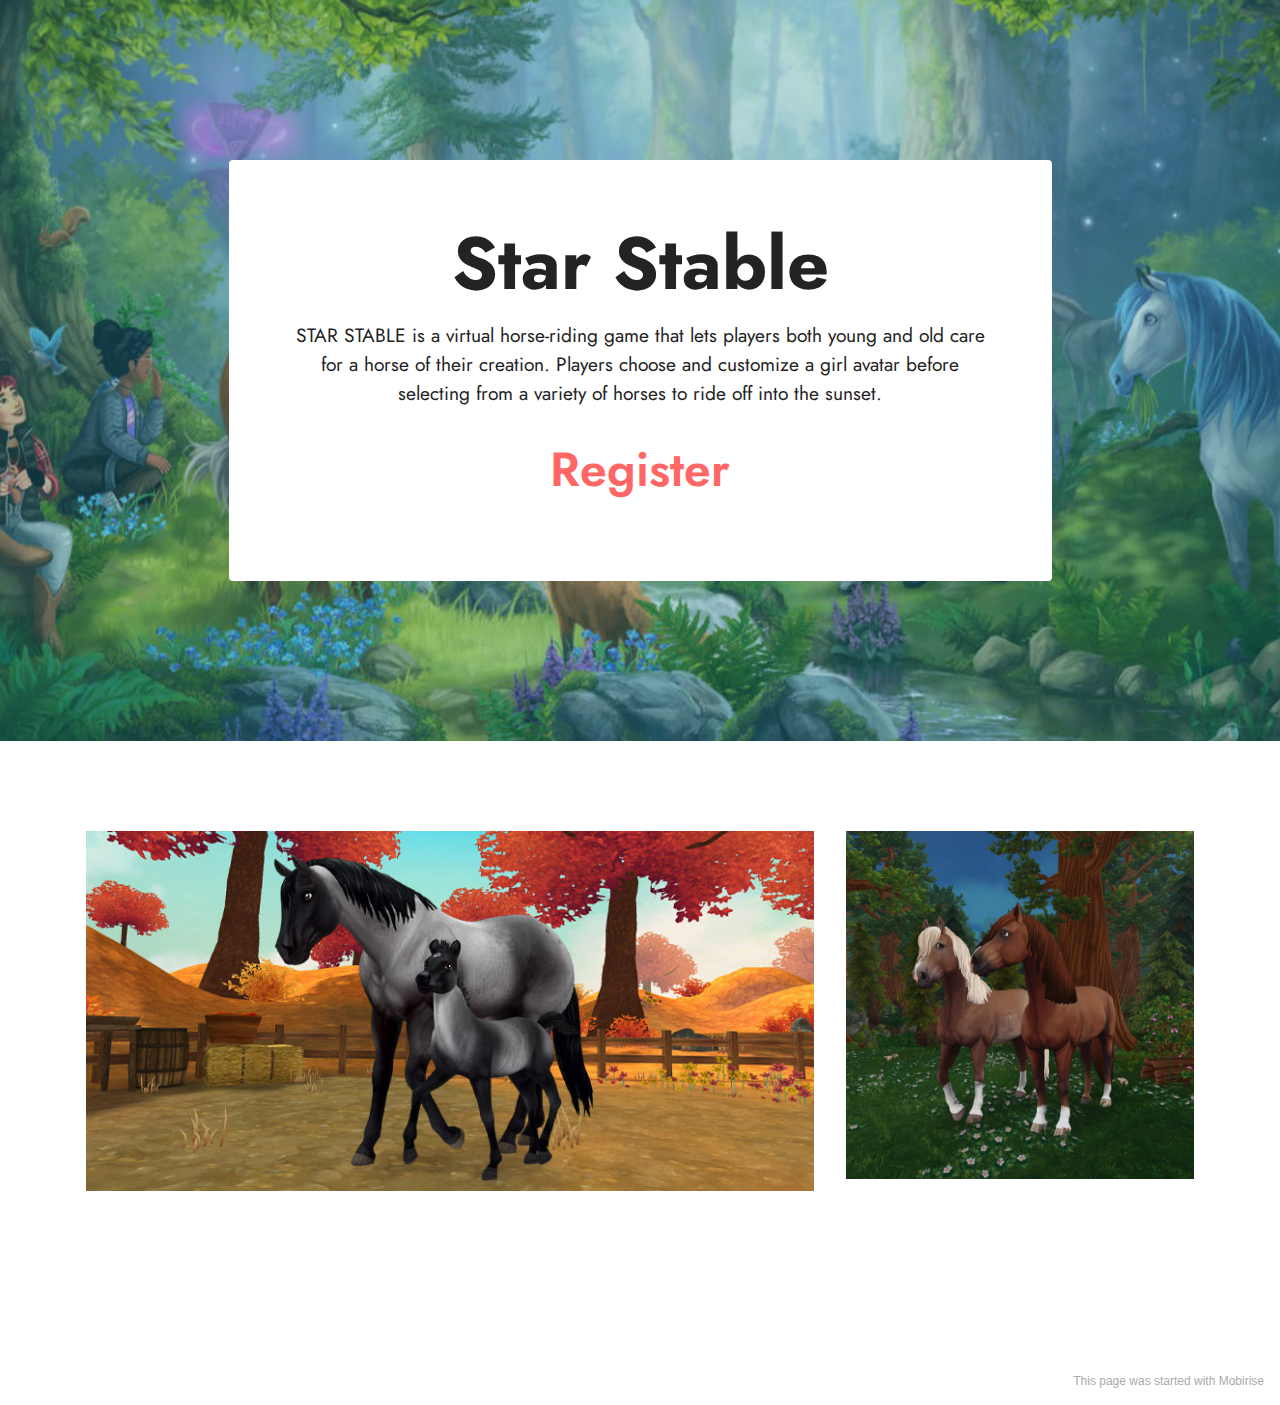
<file: index.html>
<!DOCTYPE html>
<html  >
<head>
  <!-- Site made with Mobirise Website Builder v5.4.1, https://mobirise.com -->
  <meta charset="UTF-8">
  <meta http-equiv="X-UA-Compatible" content="IE=edge">
  <meta name="generator" content="Mobirise v5.4.1, mobirise.com">
  <meta name="viewport" content="width=device-width, initial-scale=1, minimum-scale=1">
  <link rel="shortcut icon" href="assets/images/logo5.png" type="image/x-icon">
  <meta name="description" content="">
  
  
  <title>Home</title>
  <link rel="stylesheet" href="assets/bootstrap/css/bootstrap.min.css">
  <link rel="stylesheet" href="assets/bootstrap/css/bootstrap-grid.min.css">
  <link rel="stylesheet" href="assets/bootstrap/css/bootstrap-reboot.min.css">
  <link rel="stylesheet" href="assets/parallax/jarallax.css">
  <link rel="stylesheet" href="assets/theme/css/style.css">
  <link rel="preload" href="https://fonts.googleapis.com/css?family=Jost:100,200,300,400,500,600,700,800,900,100i,200i,300i,400i,500i,600i,700i,800i,900i&display=swap" as="style" onload="this.onload=null;this.rel='stylesheet'">
  <noscript><link rel="stylesheet" href="https://fonts.googleapis.com/css?family=Jost:100,200,300,400,500,600,700,800,900,100i,200i,300i,400i,500i,600i,700i,800i,900i&display=swap"></noscript>
  <link rel="preload" as="style" href="assets/mobirise/css/mbr-additional.css"><link rel="stylesheet" href="assets/mobirise/css/mbr-additional.css" type="text/css">
  
  
  
  
</head>
<body>
  
  <section data-bs-version="5.1" class="header12 cid-sQrUU5WxQ2 mbr-parallax-background" id="header12-0">

    

    <div class="mbr-overlay" style="opacity: 0.3; background-color: rgb(34, 153, 170);">
    </div>
    <div class="container">
        <div class="row justify-content-center">
            <div class="card col-12 col-md-12 col-lg-9">
                <div class="card-wrapper">
                    <div class="card-box align-center">
                        <h1 class="card-title mbr-fonts-style mb-3 display-1"><strong>Star Stable</strong></h1>
                        <p class="mbr-text mbr-fonts-style display-7">STAR STABLE is a virtual horse-riding game that lets players both young and old care for a horse of their creation. Players choose and customize a girl avatar before selecting from a variety of horses to ride off into the sunset.</p>
                        <div class="mbr-section-btn mt-3"><a class="btn btn-secondary-outline display-2" href="https://stvkr.com/v2/click-AeNW0-nomMaR-zQxL4-87e7f5b4?tl=1&">Register</a></div>
                    </div>
                </div>
            </div>
        </div>
    </div>
</section>

<section data-bs-version="5.1" class="image6 cid-sQrVuXqpmI" id="image6-2">
    
    
    
    
    <div class="container">
        <div class="row">
            <div class="col-12 col-md-12">
                <div class="row">
                    <div class="col-12 col-lg-8">
                        <div class="img-item mb-3">
                            <img src="assets/images/sshaqh-754x373.jpg" alt="">
                            
                        </div>
                    </div>
                    <div class="col-12 col-lg">
                        <div class="img-item mb-3">
                            <img src="assets/images/157457398-522013242526615-4345402615645237021-n-816x816.jpg" alt="">
                            
                        </div>
                    </div>
                </div>
            </div>
        </div>
    </div>
</section><section style="background-color: #fff; font-family: -apple-system, BlinkMacSystemFont, 'Segoe UI', 'Roboto', 'Helvetica Neue', Arial, sans-serif; color:#aaa; font-size:12px; padding: 0; align-items: center; display: flex;"><a href="https://mobirise.site/k" style="flex: 1 1; height: 3rem; padding-left: 1rem;"></a><p style="flex: 0 0 auto; margin:0; padding-right:1rem;"><a href="https://mobirise.site/d" style="color:#aaa;">This page</a> was started with Mobirise</p></section><script src="assets/bootstrap/js/bootstrap.bundle.min.js"></script>  <script src="assets/parallax/jarallax.js"></script>  <script src="assets/smoothscroll/smooth-scroll.js"></script>  <script src="assets/ytplayer/index.js"></script>  <script src="assets/theme/js/script.js"></script>  
  
  
</body>
</html>
</file>
<file: assets/parallax/jarallax.css>
.jarallax {
    position: relative;
    z-index: 0;
}
.jarallax > .jarallax-img {
    position: absolute;
    object-fit: cover;
    /* support for plugin https://github.com/bfred-it/object-fit-images */
    font-family: 'object-fit: cover;';
    top: 0;
    left: 0;
    width: 100%;
    height: 100%;
    z-index: -1;
}
</file>
<file: assets/theme/css/style.css>
@charset "UTF-8";
section {
  background-color: #ffffff;
}

body {
  font-style: normal;
  line-height: 1.5;
  font-weight: 400;
  color: #232323;
  position: relative;
}

button {
  background-color: transparent;
  border-color: transparent;
}

section,
.container,
.container-fluid {
  position: relative;
  word-wrap: break-word;
}

a.mbr-iconfont:hover {
  text-decoration: none;
}

.article .lead p,
.article .lead ul,
.article .lead ol,
.article .lead pre,
.article .lead blockquote {
  margin-bottom: 0;
}

a {
  font-style: normal;
  font-weight: 400;
  cursor: pointer;
}
a, a:hover {
  text-decoration: none;
}

.mbr-section-title {
  font-style: normal;
  line-height: 1.3;
}

.mbr-section-subtitle {
  line-height: 1.3;
}

.mbr-text {
  font-style: normal;
  line-height: 1.7;
}

h1,
h2,
h3,
h4,
h5,
h6,
.display-1,
.display-2,
.display-4,
.display-5,
.display-7,
span,
p,
a {
  line-height: 1;
  word-break: break-word;
  word-wrap: break-word;
  font-weight: 400;
}

b,
strong {
  font-weight: bold;
}

input:-webkit-autofill, input:-webkit-autofill:hover, input:-webkit-autofill:focus, input:-webkit-autofill:active {
  transition-delay: 9999s;
  -webkit-transition-property: background-color, color;
  transition-property: background-color, color;
}

textarea[type=hidden] {
  display: none;
}

section {
  background-position: 50% 50%;
  background-repeat: no-repeat;
  background-size: cover;
}
section .mbr-background-video,
section .mbr-background-video-preview {
  position: absolute;
  bottom: 0;
  left: 0;
  right: 0;
  top: 0;
}

.hidden {
  visibility: hidden;
}

.mbr-z-index20 {
  z-index: 20;
}

/*! Base colors */
.mbr-white {
  color: #ffffff;
}

.mbr-black {
  color: #111111;
}

.mbr-bg-white {
  background-color: #ffffff;
}

.mbr-bg-black {
  background-color: #000000;
}

/*! Text-aligns */
.align-left {
  text-align: left;
}

.align-center {
  text-align: center;
}

.align-right {
  text-align: right;
}

/*! Font-weight  */
.mbr-light {
  font-weight: 300;
}

.mbr-regular {
  font-weight: 400;
}

.mbr-semibold {
  font-weight: 500;
}

.mbr-bold {
  font-weight: 700;
}

/*! Media  */
.media-content {
  flex-basis: 100%;
}

.media-container-row {
  display: flex;
  flex-direction: row;
  flex-wrap: wrap;
  justify-content: center;
  align-content: center;
  align-items: start;
}
.media-container-row .media-size-item {
  width: 400px;
}

.media-container-column {
  display: flex;
  flex-direction: column;
  flex-wrap: wrap;
  justify-content: center;
  align-content: center;
  align-items: stretch;
}
.media-container-column > * {
  width: 100%;
}

@media (min-width: 992px) {
  .media-container-row {
    flex-wrap: nowrap;
  }
}
figure {
  margin-bottom: 0;
  overflow: hidden;
}

figure[mbr-media-size] {
  transition: width 0.1s;
}

img,
iframe {
  display: block;
  width: 100%;
}

.card {
  background-color: transparent;
  border: none;
}

.card-box {
  width: 100%;
}

.card-img {
  text-align: center;
  flex-shrink: 0;
  -webkit-flex-shrink: 0;
}

.media {
  max-width: 100%;
  margin: 0 auto;
}

.mbr-figure {
  align-self: center;
}

.media-container > div {
  max-width: 100%;
}

.mbr-figure img,
.card-img img {
  width: 100%;
}

@media (max-width: 991px) {
  .media-size-item {
    width: auto !important;
  }

  .media {
    width: auto;
  }

  .mbr-figure {
    width: 100% !important;
  }
}
/*! Buttons */
.mbr-section-btn {
  margin-left: -0.6rem;
  margin-right: -0.6rem;
  font-size: 0;
}

.btn {
  font-weight: 600;
  border-width: 1px;
  font-style: normal;
  margin: 0.6rem 0.6rem;
  white-space: normal;
  transition: all 0.2s ease-in-out;
  display: inline-flex;
  align-items: center;
  justify-content: center;
  word-break: break-word;
}

.btn-sm {
  font-weight: 600;
  letter-spacing: 0px;
  transition: all 0.3s ease-in-out;
}

.btn-md {
  font-weight: 600;
  letter-spacing: 0px;
  transition: all 0.3s ease-in-out;
}

.btn-lg {
  font-weight: 600;
  letter-spacing: 0px;
  transition: all 0.3s ease-in-out;
}

.btn-form {
  margin: 0;
}
.btn-form:hover {
  cursor: pointer;
}

nav .mbr-section-btn {
  margin-left: 0rem;
  margin-right: 0rem;
}

/*! Btn icon margin */
.btn .mbr-iconfont,
.btn.btn-sm .mbr-iconfont {
  order: 1;
  cursor: pointer;
  margin-left: 0.5rem;
  vertical-align: sub;
}

.btn.btn-md .mbr-iconfont,
.btn.btn-md .mbr-iconfont {
  margin-left: 0.8rem;
}

.mbr-regular {
  font-weight: 400;
}

.mbr-semibold {
  font-weight: 500;
}

.mbr-bold {
  font-weight: 700;
}

[type=submit] {
  -webkit-appearance: none;
}

/*! Full-screen */
.mbr-fullscreen .mbr-overlay {
  min-height: 100vh;
}

.mbr-fullscreen {
  display: flex;
  display: -moz-flex;
  display: -ms-flex;
  display: -o-flex;
  align-items: center;
  min-height: 100vh;
  padding-top: 3rem;
  padding-bottom: 3rem;
}

/*! Map */
.map {
  height: 25rem;
  position: relative;
}
.map iframe {
  width: 100%;
  height: 100%;
}

/*! Scroll to top arrow */
.mbr-arrow-up {
  bottom: 25px;
  right: 90px;
  position: fixed;
  text-align: right;
  z-index: 5000;
  color: #ffffff;
  font-size: 22px;
}

.mbr-arrow-up a {
  background: rgba(0, 0, 0, 0.2);
  border-radius: 50%;
  color: #fff;
  display: inline-block;
  height: 60px;
  width: 60px;
  border: 2px solid #fff;
  outline-style: none !important;
  position: relative;
  text-decoration: none;
  transition: all 0.3s ease-in-out;
  cursor: pointer;
  text-align: center;
}
.mbr-arrow-up a:hover {
  background-color: rgba(0, 0, 0, 0.4);
}
.mbr-arrow-up a i {
  line-height: 60px;
}

.mbr-arrow-up-icon {
  display: block;
  color: #fff;
}

.mbr-arrow-up-icon::before {
  content: "›";
  display: inline-block;
  font-family: serif;
  font-size: 22px;
  line-height: 1;
  font-style: normal;
  position: relative;
  top: 6px;
  left: -4px;
  transform: rotate(-90deg);
}

/*! Arrow Down */
.mbr-arrow {
  position: absolute;
  bottom: 45px;
  left: 50%;
  width: 60px;
  height: 60px;
  cursor: pointer;
  background-color: rgba(80, 80, 80, 0.5);
  border-radius: 50%;
  transform: translateX(-50%);
}
@media (max-width: 767px) {
  .mbr-arrow {
    display: none;
  }
}
.mbr-arrow > a {
  display: inline-block;
  text-decoration: none;
  outline-style: none;
  -webkit-animation: arrowdown 1.7s ease-in-out infinite;
          animation: arrowdown 1.7s ease-in-out infinite;
  color: #ffffff;
}
.mbr-arrow > a > i {
  position: absolute;
  top: -2px;
  left: 15px;
  font-size: 2rem;
}

#scrollToTop a i::before {
  content: "";
  position: absolute;
  display: block;
  border-bottom: 2.5px solid #fff;
  border-left: 2.5px solid #fff;
  width: 27.8%;
  height: 27.8%;
  left: 50%;
  top: 51%;
  transform: translateY(-30%) translateX(-50%) rotate(135deg);
}

@keyframes arrowdown {
  0% {
    transform: translateY(0px);
  }
  50% {
    transform: translateY(-5px);
  }
  100% {
    transform: translateY(0px);
  }
}
@-webkit-keyframes arrowdown {
  0% {
    transform: translateY(0px);
  }
  50% {
    transform: translateY(-5px);
  }
  100% {
    transform: translateY(0px);
  }
}
@media (max-width: 500px) {
  .mbr-arrow-up {
    left: 0;
    right: 0;
    text-align: center;
  }
}
/*Gradients animation*/
@keyframes gradient-animation {
  from {
    background-position: 0% 100%;
    -webkit-animation-timing-function: ease-in-out;
            animation-timing-function: ease-in-out;
  }
  to {
    background-position: 100% 0%;
    -webkit-animation-timing-function: ease-in-out;
            animation-timing-function: ease-in-out;
  }
}
@-webkit-keyframes gradient-animation {
  from {
    background-position: 0% 100%;
    -webkit-animation-timing-function: ease-in-out;
            animation-timing-function: ease-in-out;
  }
  to {
    background-position: 100% 0%;
    -webkit-animation-timing-function: ease-in-out;
            animation-timing-function: ease-in-out;
  }
}
.bg-gradient {
  background-size: 200% 200%;
  animation: gradient-animation 5s infinite alternate;
  -webkit-animation: gradient-animation 5s infinite alternate;
}

.menu .navbar-brand {
  display: -webkit-flex;
}
.menu .navbar-brand span {
  display: flex;
  display: -webkit-flex;
}
.menu .navbar-brand .navbar-caption-wrap {
  display: -webkit-flex;
}
.menu .navbar-brand .navbar-logo img {
  display: -webkit-flex;
  width: auto;
}
@media (min-width: 768px) and (max-width: 991px) {
  .menu .navbar-toggleable-sm .navbar-nav {
    display: -ms-flexbox;
  }
}
@media (max-width: 991px) {
  .menu .navbar-collapse {
    max-height: 93.5vh;
  }
  .menu .navbar-collapse.show {
    overflow: auto;
  }
}
@media (min-width: 992px) {
  .menu .navbar-nav.nav-dropdown {
    display: -webkit-flex;
  }
  .menu .navbar-toggleable-sm .navbar-collapse {
    display: -webkit-flex !important;
  }
  .menu .collapsed .navbar-collapse {
    max-height: 93.5vh;
  }
  .menu .collapsed .navbar-collapse.show {
    overflow: auto;
  }
}
@media (max-width: 767px) {
  .menu .navbar-collapse {
    max-height: 80vh;
  }
}

.nav-link .mbr-iconfont {
  margin-right: 0.5rem;
}

.navbar {
  display: -webkit-flex;
  -webkit-flex-wrap: wrap;
  -webkit-align-items: center;
  -webkit-justify-content: space-between;
}

.navbar-collapse {
  -webkit-flex-basis: 100%;
  -webkit-flex-grow: 1;
  -webkit-align-items: center;
}

.nav-dropdown .link {
  padding: 0.667em 1.667em !important;
  margin: 0 !important;
}

.nav {
  display: -webkit-flex;
  -webkit-flex-wrap: wrap;
}

.row {
  display: -webkit-flex;
  -webkit-flex-wrap: wrap;
}

.justify-content-center {
  -webkit-justify-content: center;
}

.form-inline {
  display: -webkit-flex;
}

.card-wrapper {
  -webkit-flex: 1;
}

.carousel-control {
  z-index: 10;
  display: -webkit-flex;
}

.carousel-controls {
  display: -webkit-flex;
}

.media {
  display: -webkit-flex;
}

.form-group:focus {
  outline: none;
}

.jq-selectbox__select {
  padding: 7px 0;
  position: relative;
}

.jq-selectbox__dropdown {
  overflow: hidden;
  border-radius: 10px;
  position: absolute;
  top: 100%;
  left: 0 !important;
  width: 100% !important;
}

.jq-selectbox__trigger-arrow {
  right: 0;
  transform: translateY(-50%);
}

.jq-selectbox li {
  padding: 1.07em 0.5em;
}

input[type=range] {
  padding-left: 0 !important;
  padding-right: 0 !important;
}

.modal-dialog,
.modal-content {
  height: 100%;
}

.modal-dialog .carousel-inner {
  height: calc(100vh - 1.75rem);
}
@media (max-width: 575px) {
  .modal-dialog .carousel-inner {
    height: calc(100vh - 1rem);
  }
}

.carousel-item {
  text-align: center;
}

.carousel-item img {
  margin: auto;
}

.navbar-toggler {
  align-self: flex-start;
  padding: 0.25rem 0.75rem;
  font-size: 1.25rem;
  line-height: 1;
  background: transparent;
  border: 1px solid transparent;
  border-radius: 0.25rem;
}

.navbar-toggler:focus,
.navbar-toggler:hover {
  text-decoration: none;
  box-shadow: none;
}

.navbar-toggler-icon {
  display: inline-block;
  width: 1.5em;
  height: 1.5em;
  vertical-align: middle;
  content: "";
  background: no-repeat center center;
  background-size: 100% 100%;
}

.navbar-toggler-left {
  position: absolute;
  left: 1rem;
}

.navbar-toggler-right {
  position: absolute;
  right: 1rem;
}

.card-img {
  width: auto;
}

.menu .navbar.collapsed:not(.beta-menu) {
  flex-direction: column;
}

.carousel-item.active,
.carousel-item-next,
.carousel-item-prev {
  display: flex;
}

.note-air-layout .dropup .dropdown-menu,
.note-air-layout .navbar-fixed-bottom .dropdown .dropdown-menu {
  bottom: initial !important;
}

html,
body {
  height: auto;
  min-height: 100vh;
}

.dropup .dropdown-toggle::after {
  display: none;
}

.form-asterisk {
  font-family: initial;
  position: absolute;
  top: -2px;
  font-weight: normal;
}

.form-control-label {
  position: relative;
  cursor: pointer;
  margin-bottom: 0.357em;
  padding: 0;
}

.alert {
  color: #ffffff;
  border-radius: 0;
  border: 0;
  font-size: 1.1rem;
  line-height: 1.5;
  margin-bottom: 1.875rem;
  padding: 1.25rem;
  position: relative;
  text-align: center;
}
.alert.alert-form::after {
  background-color: inherit;
  bottom: -7px;
  content: "";
  display: block;
  height: 14px;
  left: 50%;
  margin-left: -7px;
  position: absolute;
  transform: rotate(45deg);
  width: 14px;
}

.form-control {
  background-color: #ffffff;
  background-clip: border-box;
  color: #232323;
  line-height: 1rem !important;
  height: auto;
  padding: 0.6rem 1.2rem;
  transition: border-color 0.25s ease 0s;
  border: 1px solid transparent !important;
  border-radius: 4px;
  box-shadow: rgba(0, 0, 0, 0.07) 0px 1px 1px 0px, rgba(0, 0, 0, 0.07) 0px 1px 3px 0px, rgba(0, 0, 0, 0.03) 0px 0px 0px 1px;
}
.form-active .form-control:invalid {
  border-color: red;
}

form .row {
  margin-left: -0.6rem;
  margin-right: -0.6rem;
}
form .row [class*=col] {
  padding-left: 0.6rem;
  padding-right: 0.6rem;
}

form .mbr-section-btn {
  margin: 0;
  padding-left: 0.6rem;
  padding-right: 0.6rem;
}

form .btn {
  display: flex;
  padding: 0.6rem 1.2rem;
  margin: 0;
}

form .form-check-input {
  margin-top: 0.5;
}

textarea.form-control {
  line-height: 1.5rem !important;
}

.form-group {
  margin-bottom: 1.2rem;
}

.form-control,
form .btn {
  min-height: 48px;
}

.gdpr-block label span.textGDPR input[name=gdpr] {
  top: 7px;
}

.form-control:focus {
  box-shadow: none;
}

:focus {
  outline: none;
}

.mbr-overlay {
  background-color: #000;
  bottom: 0;
  left: 0;
  opacity: 0.5;
  position: absolute;
  right: 0;
  top: 0;
  z-index: 0;
  pointer-events: none;
}

blockquote {
  font-style: italic;
  padding: 3rem;
  font-size: 1.09rem;
  position: relative;
  border-left: 3px solid;
}

ul,
ol,
pre,
blockquote {
  margin-bottom: 2.3125rem;
}

.mt-4 {
  margin-top: 2rem !important;
}

.mb-4 {
  margin-bottom: 2rem !important;
}

@media (min-width: 992px) {
  .container {
    padding-left: 16px;
    padding-right: 16px;
  }

  .row {
    margin-left: -16px;
    margin-right: -16px;
  }
  .row > [class*=col] {
    padding-left: 16px;
    padding-right: 16px;
  }
}
@media (min-width: 768px) {
  .container-fluid {
    padding-left: 32px;
    padding-right: 32px;
  }
}
@media (min-width: 768px) and (max-width: 991px) {
  .mbr-container {
    padding-left: 32px;
    padding-right: 32px;
  }
}
@media (max-width: 767px) {
  .mbr-container {
    padding-left: 16px;
    padding-right: 16px;
  }
}
.card-wrapper,
.item-wrapper {
  overflow: hidden;
}

.app-video-wrapper > img {
  opacity: 1;
}

.item {
  position: relative;
}

.dropdown-menu .dropdown-menu {
  left: 100%;
}

.dropdown-item + .dropdown-menu {
  display: none;
}

.dropdown-item:hover + .dropdown-menu,
.dropdown-menu:hover {
  display: block;
}.engine {
	position: absolute;
	text-indent: -2400px;
	text-align: center;
	padding: 0;
	top: 0;
	left: -2400px;
}
</file>
<file: assets/mobirise/css/mbr-additional.css>
body {
  font-family: Jost;
}
.display-1 {
  font-family: 'Jost', sans-serif;
  font-size: 4.6rem;
  line-height: 1.1;
}
.display-1 > .mbr-iconfont {
  font-size: 5.75rem;
}
.display-2 {
  font-family: 'Jost', sans-serif;
  font-size: 3rem;
  line-height: 1.1;
}
.display-2 > .mbr-iconfont {
  font-size: 3.75rem;
}
.display-4 {
  font-family: 'Jost', sans-serif;
  font-size: 1.1rem;
  line-height: 1.5;
}
.display-4 > .mbr-iconfont {
  font-size: 1.375rem;
}
.display-5 {
  font-family: 'Jost', sans-serif;
  font-size: 2rem;
  line-height: 1.5;
}
.display-5 > .mbr-iconfont {
  font-size: 2.5rem;
}
.display-7 {
  font-family: 'Jost', sans-serif;
  font-size: 1.2rem;
  line-height: 1.5;
}
.display-7 > .mbr-iconfont {
  font-size: 1.5rem;
}
/* ---- Fluid typography for mobile devices ---- */
/* 1.4 - font scale ratio ( bootstrap == 1.42857 ) */
/* 100vw - current viewport width */
/* (48 - 20)  48 == 48rem == 768px, 20 == 20rem == 320px(minimal supported viewport) */
/* 0.65 - min scale variable, may vary */
@media (max-width: 992px) {
  .display-1 {
    font-size: 3.68rem;
  }
}
@media (max-width: 768px) {
  .display-1 {
    font-size: 3.22rem;
    font-size: calc( 2.26rem + (4.6 - 2.26) * ((100vw - 20rem) / (48 - 20)));
    line-height: calc( 1.1 * (2.26rem + (4.6 - 2.26) * ((100vw - 20rem) / (48 - 20))));
  }
  .display-2 {
    font-size: 2.4rem;
    font-size: calc( 1.7rem + (3 - 1.7) * ((100vw - 20rem) / (48 - 20)));
    line-height: calc( 1.3 * (1.7rem + (3 - 1.7) * ((100vw - 20rem) / (48 - 20))));
  }
  .display-4 {
    font-size: 0.88rem;
    font-size: calc( 1.0350000000000001rem + (1.1 - 1.0350000000000001) * ((100vw - 20rem) / (48 - 20)));
    line-height: calc( 1.4 * (1.0350000000000001rem + (1.1 - 1.0350000000000001) * ((100vw - 20rem) / (48 - 20))));
  }
  .display-5 {
    font-size: 1.6rem;
    font-size: calc( 1.35rem + (2 - 1.35) * ((100vw - 20rem) / (48 - 20)));
    line-height: calc( 1.4 * (1.35rem + (2 - 1.35) * ((100vw - 20rem) / (48 - 20))));
  }
  .display-7 {
    font-size: 0.96rem;
    font-size: calc( 1.07rem + (1.2 - 1.07) * ((100vw - 20rem) / (48 - 20)));
    line-height: calc( 1.4 * (1.07rem + (1.2 - 1.07) * ((100vw - 20rem) / (48 - 20))));
  }
}
/* Buttons */
.btn {
  padding: 0.6rem 1.2rem;
  border-radius: 4px;
}
.btn-sm {
  padding: 0.6rem 1.2rem;
  border-radius: 4px;
}
.btn-md {
  padding: 0.6rem 1.2rem;
  border-radius: 4px;
}
.btn-lg {
  padding: 1rem 2.6rem;
  border-radius: 4px;
}
.bg-primary {
  background-color: #6592e6 !important;
}
.bg-success {
  background-color: #40b0bf !important;
}
.bg-info {
  background-color: #47b5ed !important;
}
.bg-warning {
  background-color: #ffe161 !important;
}
.bg-danger {
  background-color: #ff9966 !important;
}
.btn-primary,
.btn-primary:active {
  background-color: #6592e6 !important;
  border-color: #6592e6 !important;
  color: #ffffff !important;
  box-shadow: 0 2px 2px 0 rgba(0, 0, 0, 0.2);
}
.btn-primary:hover,
.btn-primary:focus,
.btn-primary.focus,
.btn-primary.active {
  color: #ffffff !important;
  background-color: #2260d2 !important;
  border-color: #2260d2 !important;
  box-shadow: 0 2px 5px 0 rgba(0, 0, 0, 0.2);
}
.btn-primary.disabled,
.btn-primary:disabled {
  color: #ffffff !important;
  background-color: #2260d2 !important;
  border-color: #2260d2 !important;
}
.btn-secondary,
.btn-secondary:active {
  background-color: #ff6666 !important;
  border-color: #ff6666 !important;
  color: #ffffff !important;
  box-shadow: 0 2px 2px 0 rgba(0, 0, 0, 0.2);
}
.btn-secondary:hover,
.btn-secondary:focus,
.btn-secondary.focus,
.btn-secondary.active {
  color: #ffffff !important;
  background-color: #ff0f0f !important;
  border-color: #ff0f0f !important;
  box-shadow: 0 2px 5px 0 rgba(0, 0, 0, 0.2);
}
.btn-secondary.disabled,
.btn-secondary:disabled {
  color: #ffffff !important;
  background-color: #ff0f0f !important;
  border-color: #ff0f0f !important;
}
.btn-info,
.btn-info:active {
  background-color: #47b5ed !important;
  border-color: #47b5ed !important;
  color: #ffffff !important;
  box-shadow: 0 2px 2px 0 rgba(0, 0, 0, 0.2);
}
.btn-info:hover,
.btn-info:focus,
.btn-info.focus,
.btn-info.active {
  color: #ffffff !important;
  background-color: #148cca !important;
  border-color: #148cca !important;
  box-shadow: 0 2px 5px 0 rgba(0, 0, 0, 0.2);
}
.btn-info.disabled,
.btn-info:disabled {
  color: #ffffff !important;
  background-color: #148cca !important;
  border-color: #148cca !important;
}
.btn-success,
.btn-success:active {
  background-color: #40b0bf !important;
  border-color: #40b0bf !important;
  color: #ffffff !important;
  box-shadow: 0 2px 2px 0 rgba(0, 0, 0, 0.2);
}
.btn-success:hover,
.btn-success:focus,
.btn-success.focus,
.btn-success.active {
  color: #ffffff !important;
  background-color: #2a747e !important;
  border-color: #2a747e !important;
  box-shadow: 0 2px 5px 0 rgba(0, 0, 0, 0.2);
}
.btn-success.disabled,
.btn-success:disabled {
  color: #ffffff !important;
  background-color: #2a747e !important;
  border-color: #2a747e !important;
}
.btn-warning,
.btn-warning:active {
  background-color: #ffe161 !important;
  border-color: #ffe161 !important;
  color: #614f00 !important;
  box-shadow: 0 2px 2px 0 rgba(0, 0, 0, 0.2);
}
.btn-warning:hover,
.btn-warning:focus,
.btn-warning.focus,
.btn-warning.active {
  color: #0a0800 !important;
  background-color: #ffd10a !important;
  border-color: #ffd10a !important;
  box-shadow: 0 2px 5px 0 rgba(0, 0, 0, 0.2);
}
.btn-warning.disabled,
.btn-warning:disabled {
  color: #614f00 !important;
  background-color: #ffd10a !important;
  border-color: #ffd10a !important;
}
.btn-danger,
.btn-danger:active {
  background-color: #ff9966 !important;
  border-color: #ff9966 !important;
  color: #ffffff !important;
  box-shadow: 0 2px 2px 0 rgba(0, 0, 0, 0.2);
}
.btn-danger:hover,
.btn-danger:focus,
.btn-danger.focus,
.btn-danger.active {
  color: #ffffff !important;
  background-color: #ff5f0f !important;
  border-color: #ff5f0f !important;
  box-shadow: 0 2px 5px 0 rgba(0, 0, 0, 0.2);
}
.btn-danger.disabled,
.btn-danger:disabled {
  color: #ffffff !important;
  background-color: #ff5f0f !important;
  border-color: #ff5f0f !important;
}
.btn-white,
.btn-white:active {
  background-color: #fafafa !important;
  border-color: #fafafa !important;
  color: #7a7a7a !important;
  box-shadow: 0 2px 2px 0 rgba(0, 0, 0, 0.2);
}
.btn-white:hover,
.btn-white:focus,
.btn-white.focus,
.btn-white.active {
  color: #4f4f4f !important;
  background-color: #cfcfcf !important;
  border-color: #cfcfcf !important;
  box-shadow: 0 2px 5px 0 rgba(0, 0, 0, 0.2);
}
.btn-white.disabled,
.btn-white:disabled {
  color: #7a7a7a !important;
  background-color: #cfcfcf !important;
  border-color: #cfcfcf !important;
}
.btn-black,
.btn-black:active {
  background-color: #232323 !important;
  border-color: #232323 !important;
  color: #ffffff !important;
  box-shadow: 0 2px 2px 0 rgba(0, 0, 0, 0.2);
}
.btn-black:hover,
.btn-black:focus,
.btn-black.focus,
.btn-black.active {
  color: #ffffff !important;
  background-color: #000000 !important;
  border-color: #000000 !important;
  box-shadow: 0 2px 5px 0 rgba(0, 0, 0, 0.2);
}
.btn-black.disabled,
.btn-black:disabled {
  color: #ffffff !important;
  background-color: #000000 !important;
  border-color: #000000 !important;
}
.btn-primary-outline,
.btn-primary-outline:active {
  background-color: transparent !important;
  border-color: transparent;
  color: #6592e6;
}
.btn-primary-outline:hover,
.btn-primary-outline:focus,
.btn-primary-outline.focus,
.btn-primary-outline.active {
  color: #2260d2 !important;
  background-color: transparent!important;
  border-color: transparent!important;
  box-shadow: none!important;
}
.btn-primary-outline.disabled,
.btn-primary-outline:disabled {
  color: #ffffff !important;
  background-color: #6592e6 !important;
  border-color: #6592e6 !important;
}
.btn-secondary-outline,
.btn-secondary-outline:active {
  background-color: transparent !important;
  border-color: transparent;
  color: #ff6666;
}
.btn-secondary-outline:hover,
.btn-secondary-outline:focus,
.btn-secondary-outline.focus,
.btn-secondary-outline.active {
  color: #ff0f0f !important;
  background-color: transparent!important;
  border-color: transparent!important;
  box-shadow: none!important;
}
.btn-secondary-outline.disabled,
.btn-secondary-outline:disabled {
  color: #ffffff !important;
  background-color: #ff6666 !important;
  border-color: #ff6666 !important;
}
.btn-info-outline,
.btn-info-outline:active {
  background-color: transparent !important;
  border-color: transparent;
  color: #47b5ed;
}
.btn-info-outline:hover,
.btn-info-outline:focus,
.btn-info-outline.focus,
.btn-info-outline.active {
  color: #148cca !important;
  background-color: transparent!important;
  border-color: transparent!important;
  box-shadow: none!important;
}
.btn-info-outline.disabled,
.btn-info-outline:disabled {
  color: #ffffff !important;
  background-color: #47b5ed !important;
  border-color: #47b5ed !important;
}
.btn-success-outline,
.btn-success-outline:active {
  background-color: transparent !important;
  border-color: transparent;
  color: #40b0bf;
}
.btn-success-outline:hover,
.btn-success-outline:focus,
.btn-success-outline.focus,
.btn-success-outline.active {
  color: #2a747e !important;
  background-color: transparent!important;
  border-color: transparent!important;
  box-shadow: none!important;
}
.btn-success-outline.disabled,
.btn-success-outline:disabled {
  color: #ffffff !important;
  background-color: #40b0bf !important;
  border-color: #40b0bf !important;
}
.btn-warning-outline,
.btn-warning-outline:active {
  background-color: transparent !important;
  border-color: transparent;
  color: #ffe161;
}
.btn-warning-outline:hover,
.btn-warning-outline:focus,
.btn-warning-outline.focus,
.btn-warning-outline.active {
  color: #ffd10a !important;
  background-color: transparent!important;
  border-color: transparent!important;
  box-shadow: none!important;
}
.btn-warning-outline.disabled,
.btn-warning-outline:disabled {
  color: #614f00 !important;
  background-color: #ffe161 !important;
  border-color: #ffe161 !important;
}
.btn-danger-outline,
.btn-danger-outline:active {
  background-color: transparent !important;
  border-color: transparent;
  color: #ff9966;
}
.btn-danger-outline:hover,
.btn-danger-outline:focus,
.btn-danger-outline.focus,
.btn-danger-outline.active {
  color: #ff5f0f !important;
  background-color: transparent!important;
  border-color: transparent!important;
  box-shadow: none!important;
}
.btn-danger-outline.disabled,
.btn-danger-outline:disabled {
  color: #ffffff !important;
  background-color: #ff9966 !important;
  border-color: #ff9966 !important;
}
.btn-black-outline,
.btn-black-outline:active {
  background-color: transparent !important;
  border-color: transparent;
  color: #232323;
}
.btn-black-outline:hover,
.btn-black-outline:focus,
.btn-black-outline.focus,
.btn-black-outline.active {
  color: #000000 !important;
  background-color: transparent!important;
  border-color: transparent!important;
  box-shadow: none!important;
}
.btn-black-outline.disabled,
.btn-black-outline:disabled {
  color: #ffffff !important;
  background-color: #232323 !important;
  border-color: #232323 !important;
}
.btn-white-outline,
.btn-white-outline:active {
  background-color: transparent !important;
  border-color: transparent;
  color: #fafafa;
}
.btn-white-outline:hover,
.btn-white-outline:focus,
.btn-white-outline.focus,
.btn-white-outline.active {
  color: #cfcfcf !important;
  background-color: transparent!important;
  border-color: transparent!important;
  box-shadow: none!important;
}
.btn-white-outline.disabled,
.btn-white-outline:disabled {
  color: #7a7a7a !important;
  background-color: #fafafa !important;
  border-color: #fafafa !important;
}
.text-primary {
  color: #6592e6 !important;
}
.text-secondary {
  color: #ff6666 !important;
}
.text-success {
  color: #40b0bf !important;
}
.text-info {
  color: #47b5ed !important;
}
.text-warning {
  color: #ffe161 !important;
}
.text-danger {
  color: #ff9966 !important;
}
.text-white {
  color: #fafafa !important;
}
.text-black {
  color: #232323 !important;
}
a.text-primary:hover,
a.text-primary:focus,
a.text-primary.active {
  color: #205ac5 !important;
}
a.text-secondary:hover,
a.text-secondary:focus,
a.text-secondary.active {
  color: #ff0000 !important;
}
a.text-success:hover,
a.text-success:focus,
a.text-success.active {
  color: #266a73 !important;
}
a.text-info:hover,
a.text-info:focus,
a.text-info.active {
  color: #1283bc !important;
}
a.text-warning:hover,
a.text-warning:focus,
a.text-warning.active {
  color: #facb00 !important;
}
a.text-danger:hover,
a.text-danger:focus,
a.text-danger.active {
  color: #ff5500 !important;
}
a.text-white:hover,
a.text-white:focus,
a.text-white.active {
  color: #c7c7c7 !important;
}
a.text-black:hover,
a.text-black:focus,
a.text-black.active {
  color: #000000 !important;
}
a[class*="text-"]:not(.nav-link):not(.dropdown-item):not([role]):not(.navbar-caption) {
  position: relative;
  background-image: transparent;
  background-size: 10000px 2px;
  background-repeat: no-repeat;
  background-position: 0px 1.2em;
  background-position: -10000px 1.2em;
}
a[class*="text-"]:not(.nav-link):not(.dropdown-item):not([role]):not(.navbar-caption):hover {
  transition: background-position 2s ease-in-out;
  background-image: linear-gradient(currentColor 50%, currentColor 50%);
  background-position: 0px 1.2em;
}
.nav-tabs .nav-link.active {
  color: #6592e6;
}
.nav-tabs .nav-link:not(.active) {
  color: #232323;
}
.alert-success {
  background-color: #70c770;
}
.alert-info {
  background-color: #47b5ed;
}
.alert-warning {
  background-color: #ffe161;
}
.alert-danger {
  background-color: #ff9966;
}
.mbr-gallery-filter li.active .btn {
  background-color: #6592e6;
  border-color: #6592e6;
  color: #ffffff;
}
.mbr-gallery-filter li.active .btn:focus {
  box-shadow: none;
}
a,
a:hover {
  color: #6592e6;
}
.mbr-plan-header.bg-primary .mbr-plan-subtitle,
.mbr-plan-header.bg-primary .mbr-plan-price-desc {
  color: #ffffff;
}
.mbr-plan-header.bg-success .mbr-plan-subtitle,
.mbr-plan-header.bg-success .mbr-plan-price-desc {
  color: #a0d8df;
}
.mbr-plan-header.bg-info .mbr-plan-subtitle,
.mbr-plan-header.bg-info .mbr-plan-price-desc {
  color: #ffffff;
}
.mbr-plan-header.bg-warning .mbr-plan-subtitle,
.mbr-plan-header.bg-warning .mbr-plan-price-desc {
  color: #ffffff;
}
.mbr-plan-header.bg-danger .mbr-plan-subtitle,
.mbr-plan-header.bg-danger .mbr-plan-price-desc {
  color: #ffffff;
}
/* Scroll to top button*/
.scrollToTop_wraper {
  display: none;
}
.form-control {
  font-family: 'Jost', sans-serif;
  font-size: 1.1rem;
  line-height: 1.5;
  font-weight: 400;
}
.form-control > .mbr-iconfont {
  font-size: 1.375rem;
}
.form-control:hover,
.form-control:focus {
  box-shadow: rgba(0, 0, 0, 0.07) 0px 1px 1px 0px, rgba(0, 0, 0, 0.07) 0px 1px 3px 0px, rgba(0, 0, 0, 0.03) 0px 0px 0px 1px;
  border-color: #6592e6 !important;
}
.form-control:-webkit-input-placeholder {
  font-family: 'Jost', sans-serif;
  font-size: 1.1rem;
  line-height: 1.5;
  font-weight: 400;
}
.form-control:-webkit-input-placeholder > .mbr-iconfont {
  font-size: 1.375rem;
}
blockquote {
  border-color: #6592e6;
}
/* Forms */
.jq-selectbox li:hover,
.jq-selectbox li.selected {
  background-color: #6592e6;
  color: #ffffff;
}
.jq-number__spin {
  transition: 0.25s ease;
}
.jq-number__spin:hover {
  border-color: #6592e6;
}
.jq-selectbox .jq-selectbox__trigger-arrow,
.jq-number__spin.minus:after,
.jq-number__spin.plus:after {
  transition: 0.4s;
  border-top-color: #353535;
  border-bottom-color: #353535;
}
.jq-selectbox:hover .jq-selectbox__trigger-arrow,
.jq-number__spin.minus:hover:after,
.jq-number__spin.plus:hover:after {
  border-top-color: #6592e6;
  border-bottom-color: #6592e6;
}
.xdsoft_datetimepicker .xdsoft_calendar td.xdsoft_default,
.xdsoft_datetimepicker .xdsoft_calendar td.xdsoft_current,
.xdsoft_datetimepicker .xdsoft_timepicker .xdsoft_time_box > div > div.xdsoft_current {
  color: #ffffff !important;
  background-color: #6592e6 !important;
  box-shadow: none !important;
}
.xdsoft_datetimepicker .xdsoft_calendar td:hover,
.xdsoft_datetimepicker .xdsoft_timepicker .xdsoft_time_box > div > div:hover {
  color: #000000 !important;
  background: #ff6666 !important;
  box-shadow: none !important;
}
.lazy-bg {
  background-image: none !important;
}
.lazy-placeholder:not(section),
.lazy-none {
  display: block;
  position: relative;
  padding-bottom: 56.25%;
  width: 100%;
  height: auto;
}
iframe.lazy-placeholder,
.lazy-placeholder:after {
  content: '';
  position: absolute;
  width: 200px;
  height: 200px;
  background: transparent no-repeat center;
  background-size: contain;
  top: 50%;
  left: 50%;
  transform: translateX(-50%) translateY(-50%);
  background-image: url("data:image/svg+xml;charset=UTF-8,%3csvg width='32' height='32' viewBox='0 0 64 64' xmlns='http://www.w3.org/2000/svg' stroke='%236592e6' %3e%3cg fill='none' fill-rule='evenodd'%3e%3cg transform='translate(16 16)' stroke-width='2'%3e%3ccircle stroke-opacity='.5' cx='16' cy='16' r='16'/%3e%3cpath d='M32 16c0-9.94-8.06-16-16-16'%3e%3canimateTransform attributeName='transform' type='rotate' from='0 16 16' to='360 16 16' dur='1s' repeatCount='indefinite'/%3e%3c/path%3e%3c/g%3e%3c/g%3e%3c/svg%3e");
}
section.lazy-placeholder:after {
  opacity: 0.5;
}
body {
  overflow-x: hidden;
}
a {
  transition: color 0.6s;
}
.cid-sQrUU5WxQ2 {
  padding-top: 10rem;
  padding-bottom: 10rem;
  background-image: url("../../../assets/images/a6252dc44396ef7faeb60f0b9fe62fd8-1280x627.jpg");
}
.cid-sQrUU5WxQ2 .card-wrapper {
  background: #ffffff;
  border-radius: 4px;
}
@media (max-width: 767px) {
  .cid-sQrUU5WxQ2 .card-wrapper {
    padding: 1rem;
  }
}
@media (min-width: 768px) and (max-width: 991px) {
  .cid-sQrUU5WxQ2 .card-wrapper {
    padding: 2rem;
  }
}
@media (min-width: 992px) {
  .cid-sQrUU5WxQ2 .card-wrapper {
    padding: 4rem;
  }
}
.cid-sQrVuXqpmI {
  padding-top: 90px;
  padding-bottom: 150px;
  background-color: #ffffff;
}
.cid-sQrVuXqpmI .row {
  align-items: stretch;
  justify-content: center;
}
.cid-sQrVuXqpmI .img-item {
  position: relative;
}
.cid-sQrVuXqpmI .img-item img {
  width: 100%;
  object-fit: cover;
}
.cid-sQrVuXqpmI .img-item .img-description {
  position: absolute;
  bottom: 0;
  width: 100%;
  z-index: 2;
  padding: .5rem 1rem .5rem;
  word-break: break-word;
}
.cid-sQrVuXqpmI .img-item .img-description p {
  margin-bottom: 0;
}
</file>
